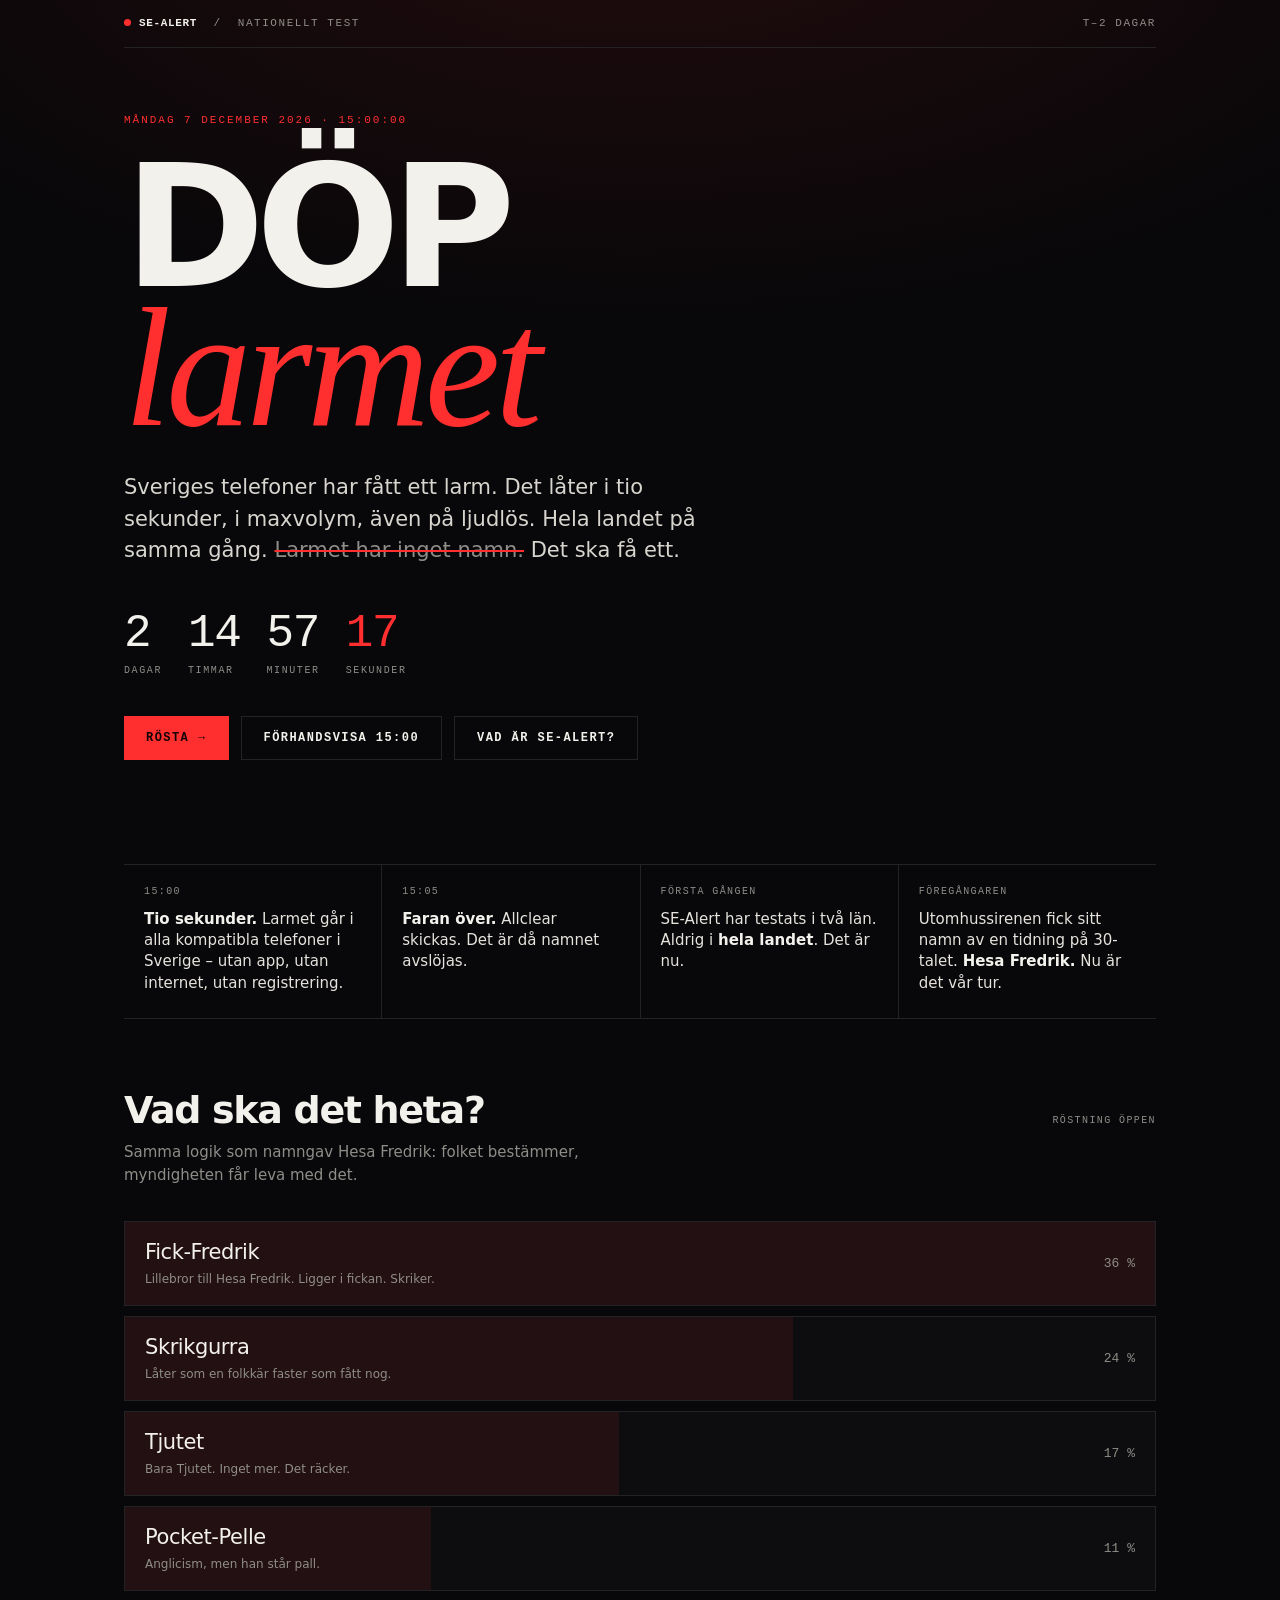
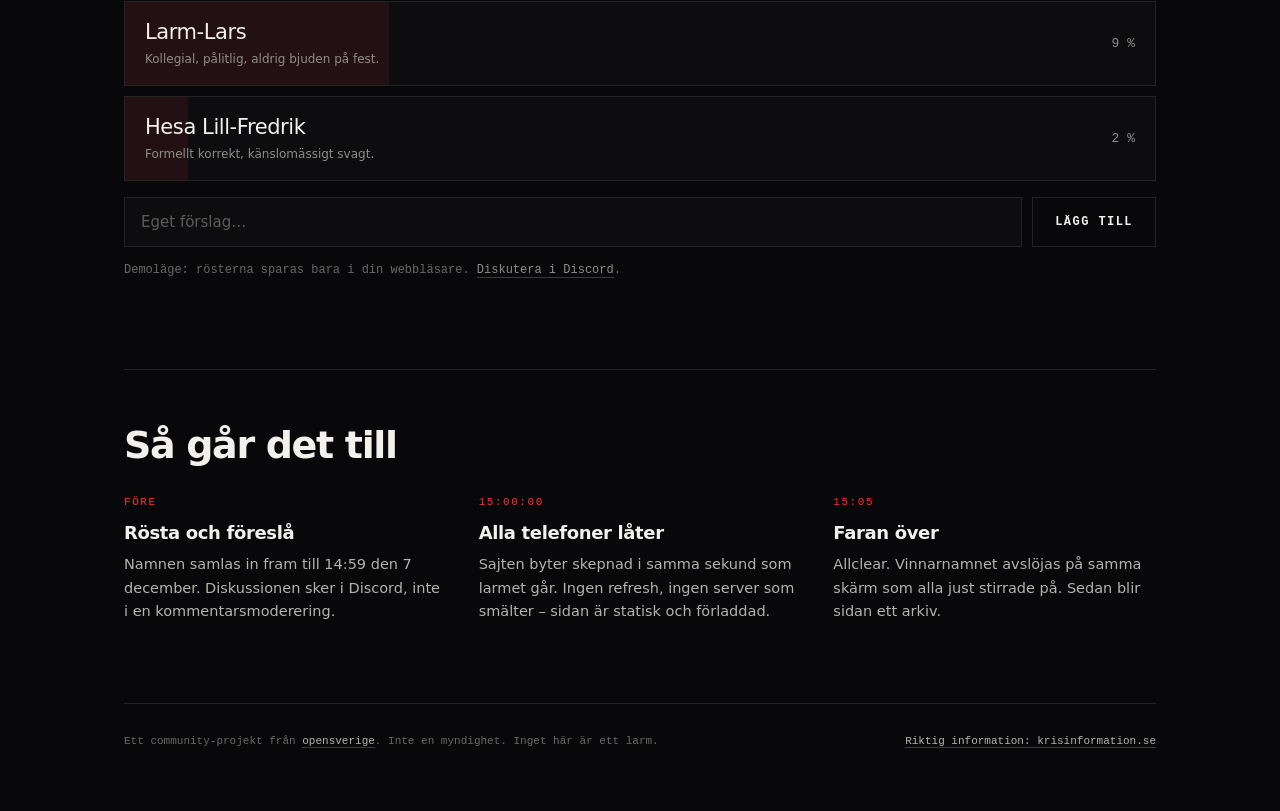
<file: index.html>
<!doctype html>
<html lang="sv">
<head>
<meta charset="utf-8">
<meta name="viewport" content="width=device-width, initial-scale=1">
<title>Döp larmet — Sveriges telefoner får ett namn</title>
<meta name="description" content="7 december 15:00 larmar varje telefon i Sverige samtidigt. Larmet har inget namn. Rösta på vad det ska heta.">
<meta name="theme-color" content="#08080a">
<meta property="og:title" content="Döp larmet">
<meta property="og:description" content="7 december 15:00 larmar varje telefon i Sverige. Larmet har inget namn. Det ska få ett.">
<meta property="og:type" content="website">
<meta property="og:url" content="https://doplarmet.se/">
<meta property="og:image" content="https://doplarmet.se/assets/og.png">
<meta property="og:image:width" content="1200">
<meta property="og:image:height" content="630">
<meta name="twitter:card" content="summary_large_image">
<link rel="stylesheet" href="assets/style.css">
<link rel="icon" href="data:image/svg+xml,<svg xmlns='http://www.w3.org/2000/svg' viewBox='0 0 32 32'><rect width='32' height='32' fill='%2308080a'/><circle cx='16' cy='16' r='7' fill='%23ff2f2f'/></svg>">
</head>
<body data-act="poll">

<a class="skip" href="#poll">Hoppa till röstningen</a>

<div class="wrap">
  <div class="top">
    <span><span class="dot" aria-hidden="true"></span><b>SE-ALERT</b> &nbsp;/&nbsp; nationellt test</span>
    <span id="topcount" class="mono">T–12 dagar</span>
  </div>
</div>

<!-- ============================== POLL ============================== -->
<main class="wrap act-poll" id="main">
  <section class="hero">
    <p class="kicker">Måndag 7 december 2026 · 15:00:00</p>
    <h1>DÖP<br><em>larmet</em></h1>
    <p class="lede">
      Sveriges telefoner har fått ett larm. Det låter i tio sekunder, i maxvolym,
      även på ljudlös. Hela landet på samma gång.
      <s>Larmet har inget namn.</s> Det ska få ett.
    </p>

    <div class="count" role="timer" aria-label="Tid till larmet">
      <div class="cell"><div class="n" id="cd-d">12</div><div class="l">dagar</div></div>
      <div class="cell"><div class="n" id="cd-h">04</div><div class="l">timmar</div></div>
      <div class="cell"><div class="n" id="cd-m">12</div><div class="l">minuter</div></div>
      <div class="cell"><div class="n" id="cd-s">00</div><div class="l">sekunder</div></div>
    </div>

    <div class="cta">
      <a class="btn" href="#poll">Rösta →</a>
      <button class="btn ghost" id="demoBtn" type="button" hidden>Förhandsvisa 15:00</button>
      <a class="btn ghost" href="https://www.krisinformation.se" target="_blank" rel="noopener">Vad är SE-Alert?</a>
    </div>
  </section>

  <div class="facts">
    <div class="fact"><div class="k">15:00</div><div class="v"><b>Tio sekunder.</b> Larmet går i alla kompatibla telefoner i Sverige – utan app, utan internet, utan registrering.</div></div>
    <div class="fact"><div class="k">15:05</div><div class="v"><b>Faran över.</b> Allclear skickas. Det är då namnet avslöjas.</div></div>
    <div class="fact"><div class="k">Första gången</div><div class="v">SE-Alert har testats i två län. Aldrig i <b>hela landet</b>. Det är nu.</div></div>
    <div class="fact"><div class="k">Föregångaren</div><div class="v">Utomhussirenen fick sitt namn av en tidning på 30-talet. <b>Hesa Fredrik.</b> Nu är det vår tur.</div></div>
  </div>

  <section class="poll" id="poll">
    <div class="head">
      <h2>Vad ska det heta?</h2>
      <span class="tag mono" id="pollStatus">röstning öppen</span>
    </div>
    <p class="sub">Samma logik som namngav Hesa Fredrik: folket bestämmer, myndigheten får leva med det.</p>

    <div class="board" id="board" aria-live="polite"></div>

    <form class="suggest" id="suggestForm">
      <label class="visually-hidden" for="suggestInput">Eget förslag</label>
      <input id="suggestInput" maxlength="28" placeholder="Eget förslag…" autocomplete="off">
      <button class="btn ghost" type="submit">Lägg till</button>
    </form>
    <p class="note mono" id="note"></p>
  </section>

  <section class="how">
    <div class="head"><h2>Så går det till</h2></div>
    <ol class="steps">
      <li class="step">
        <div class="t mono">FÖRE</div>
        <h3>Rösta och föreslå</h3>
        <p>Namnen samlas in fram till 14:59 den 7 december. Diskussionen sker i Discord, inte i en kommentarsmoderering.</p>
      </li>
      <li class="step">
        <div class="t mono">15:00:00</div>
        <h3>Alla telefoner låter</h3>
        <p>Sajten byter skepnad i samma sekund som larmet går. Ingen refresh, ingen server som smälter – sidan är statisk och förladdad.</p>
      </li>
      <li class="step">
        <div class="t mono">15:05</div>
        <h3>Faran över</h3>
        <p>Allclear. Vinnarnamnet avslöjas på samma skärm som alla just stirrade på. Sedan blir sidan ett arkiv.</p>
      </li>
    </ol>
  </section>
</main>

<!-- ============================== CLEAR ============================== -->
<main class="wrap act-clear">
  <section class="hero">
    <p class="kicker" id="clearKicker">15:05 · FARAN ÖVER</p>
    <h1 class="clear-title">Faran<br><em>över</em></h1>
    <p class="lede">Sveriges telefoner har tystnat. Inget hände. Det var meningen.</p>
  </section>

  <section class="result">
    <div class="head">
      <h2>Larmet heter</h2>
      <span class="tag mono" id="resultMeta">—</span>
    </div>
    <p class="winner" id="winner">—</p>
    <p class="sub" id="winnerSub">
      Ett smeknamn, inte ett beslut. Det officiella namnet är SE-Alert och det bestämmer myndigheterna.
      Men Hesa Fredrik bestämde ingen myndighet heller.
    </p>
    <div class="cta">
      <button class="btn" id="shareBtn" type="button">Dela</button>
      <a class="btn ghost" href="https://www.krisinformation.se" target="_blank" rel="noopener">Krisinformation.se</a>
    </div>
  </section>

  <section class="how">
    <div class="head"><h2>Vad hände?</h2></div>
    <ol class="steps">
      <li class="step">
        <div class="t mono">15:00</div>
        <h3>Larmet</h3>
        <p>SE-Alert – cell broadcast – skickade ett test till alla kompatibla telefoner i Sverige. Tio sekunder, maxvolym, även på ljudlös.</p>
      </li>
      <li class="step">
        <div class="t mono">15:05</div>
        <h3>Allclearet</h3>
        <p>"Faran över". Alla tittade på sina telefoner, och det fanns ingenting att göra med det.</p>
      </li>
      <li class="step">
        <div class="t mono">NU</div>
        <h3>Namnet</h3>
        <p>Ett skämt som blev en omröstning. Nästa gång larmet går är det fler som vet vad de ska kalla det.</p>
      </li>
    </ol>
  </section>
</main>

<!-- ============================== ALARM OVERLAY ============================== -->
<div id="alarm" class="alarm" role="dialog" aria-modal="true" aria-labelledby="alarmH" hidden>
  <div class="alarm-inner">
    <p class="alarm-tag mono"><span class="dot" aria-hidden="true"></span>SE-ALERT · NATIONELLT TEST</p>
    <h2 class="alarm-h" id="alarmH">Viktigt meddelande<br>till allmänheten</h2>
    <p class="alarm-b">
      Detta är ett test av Sveriges nya varningslarm. Ingen fara föreligger.
      <em>This is a test of the Swedish public warning system. No danger.</em>
    </p>
    <div class="alarm-count mono" id="alarmCount" aria-live="off">05:00</div>
    <p class="alarm-foot mono">till ”Faran över” · namnet avslöjas då</p>
  </div>
</div>

<!-- ============================== FOOTER ============================== -->
<div class="wrap">
  <footer>
    <span>Ett community-projekt från <a href="https://opensverige.se" target="_blank" rel="noopener">opensverige</a>. Inte en myndighet. Inget här är ett larm.</span>
    <span><a href="https://www.krisinformation.se" target="_blank" rel="noopener">Riktig information: krisinformation.se</a></span>
  </footer>
</div>

<script src="assets/config.js"></script>
<script src="assets/candidates.js"></script>
<script src="assets/tally.js"></script>
<script src="assets/app.js"></script>
</body>
</html>
</file>
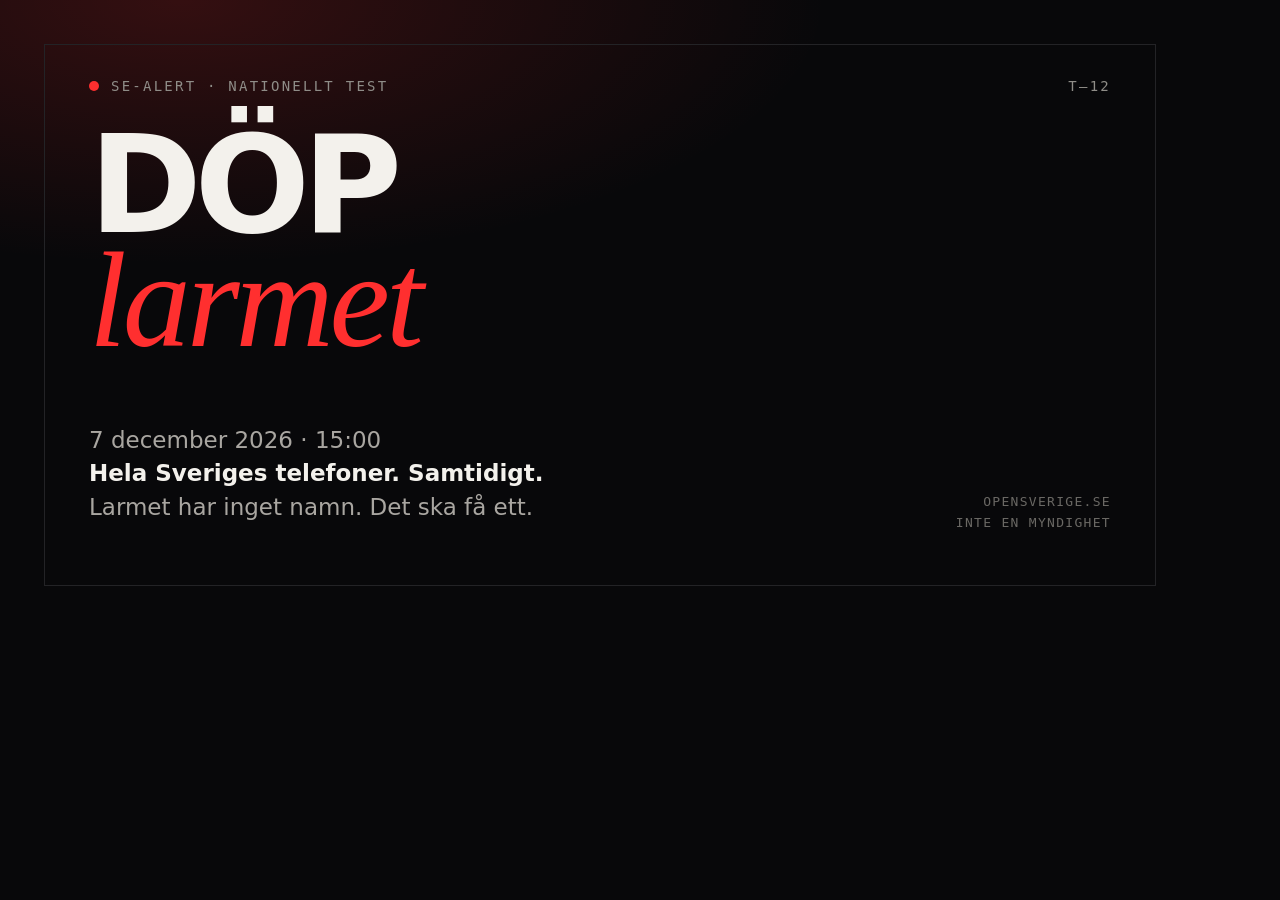
<file: tools/og-card.html>
<!doctype html>
<html lang="sv">
<head>
<meta charset="utf-8">
<title>og-kort</title>
<style>
  html,body{margin:0;padding:0}
  body{
    width:1200px;height:630px;background:#08080a;color:#f3f1ec;
    font-family:-apple-system,BlinkMacSystemFont,"Helvetica Neue",Inter,system-ui,sans-serif;
    -webkit-font-smoothing:antialiased;position:relative;overflow:hidden;
  }
  .glow{position:absolute;inset:0;background:radial-gradient(90% 70% at 15% 0%,rgba(255,47,47,.18),transparent 60%)}
  .frame{
    position:absolute;inset:44px;border:1px solid #232326;
    padding:34px 44px 38px;display:flex;flex-direction:column;justify-content:space-between;
  }
  .top{display:flex;justify-content:space-between;align-items:center;
    font:500 14px/1 ui-monospace,Menlo,monospace;letter-spacing:.16em;text-transform:uppercase;color:#8f8d88}
  .dot{width:10px;height:10px;border-radius:50%;background:#ff2f2f;display:inline-block;margin-right:12px}
  h1{font-size:136px;line-height:.84;letter-spacing:-.055em;font-weight:600;margin:0 0 8px}
  h1 em{font-family:Georgia,serif;font-style:italic;font-weight:400;color:#ff2f2f;letter-spacing:-.03em}
  .bottom{display:flex;justify-content:space-between;align-items:flex-end;gap:40px}
  .claim{font-size:23px;line-height:1.45;color:#a9a6a1;max-width:600px}
  .claim b{color:#f3f1ec;font-weight:600}
  .stamp{font:500 13px/1.6 ui-monospace,Menlo,monospace;color:#6a6864;letter-spacing:.1em;text-align:right;text-transform:uppercase;white-space:nowrap}
</style>
</head>
<body>
  <div class="glow"></div>
  <div class="frame">
    <div class="top">
      <span><span class="dot"></span>SE-ALERT · NATIONELLT TEST</span>
      <span>T–12</span>
    </div>
    <h1>DÖP<br><em>larmet</em></h1>
    <div class="bottom">
      <p class="claim">7 december 2026 · 15:00<br><b>Hela Sveriges telefoner. Samtidigt.</b><br>Larmet har inget namn. Det ska få ett.</p>
      <p class="stamp">opensverige.se<br>inte en myndighet</p>
    </div>
  </div>
</body>
</html>
</file>
<file: assets/style.css>
/* ==========================================================================
   Döp larmet — assets/style.css
   En statisk sida i tre akter. Inga beroenden.
   ========================================================================== */

:root{
  --bg:#08080a;
  --bg-raised:#0d0d0f;
  --fg:#f3f1ec;
  --fg-soft:#d8d5cf;
  --dim:#8f8d88;
  --dim-2:#6a6864;
  --line:#232326;
  --line-hi:#3a3a3e;
  --red:#ff2f2f;
  --red-ink:#120404;
  --mono:ui-monospace,SFMono-Regular,"SF Mono",Menlo,monospace;
  --sans:-apple-system,BlinkMacSystemFont,"Helvetica Neue",Inter,system-ui,sans-serif;
  --pad:24px;
  --maxw:1080px;
}

*{box-sizing:border-box;margin:0;padding:0}
[hidden]{display:none!important}
html{-webkit-text-size-adjust:100%;scroll-behavior:smooth}
@media (prefers-reduced-motion:reduce){html{scroll-behavior:auto}}

body{
  background:var(--bg);
  color:var(--fg);
  font-family:var(--sans);
  -webkit-font-smoothing:antialiased;
  overflow-x:hidden;
}
body::before{
  content:"";
  position:fixed;inset:0;pointer-events:none;z-index:0;
  background:radial-gradient(120% 80% at 50% -10%,rgba(255,47,47,.10),transparent 60%);
}

.wrap{max-width:var(--maxw);margin:0 auto;padding:0 var(--pad);position:relative;z-index:2}

.mono{font-family:var(--mono)}
.visually-hidden{
  position:absolute;width:1px;height:1px;overflow:hidden;
  clip:rect(0 0 0 0);clip-path:inset(50%);white-space:nowrap;
}
.skip{
  position:absolute;left:-9999px;top:0;z-index:200;
  background:var(--red);color:var(--red-ink);padding:12px 18px;
  font:600 12px/1 var(--mono);letter-spacing:.1em;text-transform:uppercase;
}
.skip:focus{left:12px;top:12px}

/* ---------- topbar ---------- */
.top{
  display:flex;justify-content:space-between;align-items:center;gap:16px;
  flex-wrap:wrap;
  padding:18px 0;border-bottom:1px solid var(--line);
  font:500 11px/1 var(--mono);letter-spacing:.14em;text-transform:uppercase;
  color:var(--dim);
}
.top b{color:var(--fg);letter-spacing:.06em}
.dot{
  width:7px;height:7px;border-radius:50%;background:var(--red);
  display:inline-block;margin-right:8px;
  animation:pulse 2.4s infinite;
}
@keyframes pulse{
  0%{box-shadow:0 0 0 0 rgba(255,47,47,.7)}
  70%{box-shadow:0 0 0 9px rgba(255,47,47,0)}
  100%{box-shadow:0 0 0 0 rgba(255,47,47,0)}
}

/* ---------- hero ---------- */
.hero{padding:64px 0 48px}
.kicker{
  font:500 11px/1.6 var(--mono);letter-spacing:.18em;text-transform:uppercase;
  color:var(--red);margin-bottom:28px;
}
h1{
  font-size:clamp(56px,15vw,170px);line-height:.82;
  letter-spacing:-.055em;font-weight:600;
}
h1 em{
  font-family:Georgia,"Times New Roman",serif;font-style:italic;font-weight:400;
  letter-spacing:-.03em;color:var(--red);
}
.lede{
  max-width:44ch;margin-top:34px;
  font-size:clamp(17px,2.1vw,21px);line-height:1.5;color:var(--fg-soft);
}
.lede s{color:var(--dim);text-decoration-color:var(--red)}

.cta{display:flex;gap:12px;flex-wrap:wrap;margin-top:40px}

/* ---------- countdown ---------- */
.count{display:flex;gap:26px;margin-top:44px;flex-wrap:wrap}
.cell .n{
  font:500 clamp(30px,4.6vw,46px)/1 var(--mono);letter-spacing:-.03em;
  font-variant-numeric:tabular-nums;
}
.cell .l{
  font:500 10px/1 var(--mono);letter-spacing:.16em;text-transform:uppercase;
  color:var(--dim);margin-top:9px;
}
.cell:last-child .n{color:var(--red)}

/* ---------- facts ---------- */
.facts{
  border-top:1px solid var(--line);border-bottom:1px solid var(--line);
  display:grid;grid-template-columns:repeat(4,1fr);gap:1px;
  background:var(--line);margin-top:56px;
}
.fact{background:var(--bg);padding:22px 20px 24px}
.fact .k{
  font:500 10px/1 var(--mono);letter-spacing:.14em;text-transform:uppercase;
  color:var(--dim);margin-bottom:12px;
}
.fact .v{font-size:15px;line-height:1.42;color:#e6e3dd}
.fact .v b{color:var(--fg);font-weight:600}

/* ---------- shared section bits ---------- */
section.poll{padding:72px 0 40px}
.head{
  display:flex;align-items:baseline;justify-content:space-between;
  gap:20px;flex-wrap:wrap;margin-bottom:10px;
}
h2{font-size:clamp(26px,4vw,38px);letter-spacing:-.035em;font-weight:600;line-height:1.05}
.head .tag{
  font:500 10px/1 var(--mono);letter-spacing:.14em;text-transform:uppercase;
  color:var(--dim);
}
.sub{
  color:var(--dim);font-size:15px;line-height:1.55;
  max-width:52ch;margin-bottom:34px;
}

/* ---------- buttons ---------- */
.btn{
  display:inline-flex;align-items:center;justify-content:center;
  background:var(--red);color:var(--red-ink);border:0;
  padding:15px 22px;font:600 12px/1 var(--mono);letter-spacing:.12em;
  text-transform:uppercase;text-decoration:none;cursor:pointer;
  transition:transform .12s,background .18s,border-color .18s;
}
.btn:hover{background:#ff4b4b}
.btn:active{transform:translateY(1px)}
.btn:focus-visible{outline:2px solid var(--fg);outline-offset:3px}
.btn.ghost{
  background:transparent;color:var(--fg);border:1px solid var(--line);
}
.btn.ghost:hover{border-color:var(--line-hi);background:#111113}

/* ---------- poll board ---------- */
.board{display:grid;gap:10px}
.opt{
  position:relative;display:grid;grid-template-columns:1fr auto;
  align-items:center;gap:16px;padding:18px 20px;
  border:1px solid var(--line);background:var(--bg-raised);
  cursor:pointer;overflow:hidden;text-align:left;
  font:inherit;color:inherit;width:100%;
  transition:border-color .18s,background .18s;
}
.opt:hover{border-color:var(--line-hi);background:#111113}
.opt:focus-visible{outline:2px solid var(--red);outline-offset:2px}
.opt .bar{
  position:absolute;left:0;top:0;bottom:0;width:0;
  background:rgba(255,47,47,.09);
  transition:width .6s cubic-bezier(.2,.8,.2,1);
}
.opt .name{
  position:relative;font-size:clamp(17px,2.4vw,21px);
  letter-spacing:-.02em;line-height:1.2;
}
.opt .name small{
  display:block;font:400 12px/1.4 var(--sans);
  letter-spacing:0;color:var(--dim);margin-top:5px;
}
.opt .pct{
  position:relative;font:500 13px/1 var(--mono);color:var(--dim);
  font-variant-numeric:tabular-nums;min-width:64px;text-align:right;
}
.opt.mine{border-color:var(--red);background:#120c0c}
.opt.mine .pct{color:var(--red)}
.opt.mine .name::after{
  content:"din röst";
  font:500 9px/1 var(--mono);letter-spacing:.1em;text-transform:uppercase;
  color:var(--red);margin-left:8px;vertical-align:middle;
}
.opt.locked{cursor:default}
.opt.locked:hover{border-color:var(--line);background:var(--bg-raised)}

/* ---------- suggest ---------- */
.suggest{display:flex;gap:10px;margin-top:16px;flex-wrap:wrap}
.suggest input{
  flex:1 1 240px;background:var(--bg-raised);border:1px solid var(--line);
  color:var(--fg);padding:15px 16px;font:400 15px var(--sans);border-radius:0;
}
.suggest input::placeholder{color:#5d5b58}
.suggest input:focus{outline:none;border-color:var(--line-hi)}
.note{font:400 12px/1.6 var(--mono);color:var(--dim-2);margin-top:14px}
.note a{color:var(--dim);border-bottom:1px solid var(--line-hi);text-decoration:none}

.own-suggestions{margin-top:4px}
.chip{
  display:inline-block;padding:4px 9px;margin:4px 4px 0 0;
  border:1px solid var(--line-hi);color:var(--fg-soft);
  font:500 11px/1.4 var(--mono);letter-spacing:.02em;
}

/* ---------- how ---------- */
section.how{padding:56px 0 80px;border-top:1px solid var(--line);margin-top:48px}
.steps{
  display:grid;grid-template-columns:repeat(3,1fr);gap:32px;
  margin-top:32px;list-style:none;
}
.step .t{
  font:500 11px/1 var(--mono);letter-spacing:.14em;
  color:var(--red);margin-bottom:14px;
}
.step h3{font-size:18px;letter-spacing:-.02em;margin-bottom:10px;font-weight:600}
.step p{font-size:14.5px;line-height:1.6;color:#b6b3ad}

/* ---------- footer ---------- */
footer{
  border-top:1px solid var(--line);padding:28px 0 60px;
  display:flex;justify-content:space-between;gap:18px;flex-wrap:wrap;
  font:400 11px/1.7 var(--mono);color:var(--dim-2);
}
footer a{color:#b6b3ad;text-decoration:none;border-bottom:1px solid var(--line-hi)}

/* ==========================================================================
   AKT 2 — LARMET
   ========================================================================== */
.alarm{
  position:fixed;inset:0;z-index:100;
  display:flex;align-items:center;justify-content:center;
  background:#0a0000;padding:32px;text-align:left;
}
.alarm[hidden]{display:none}
.alarm::before{
  content:"";position:absolute;inset:0;pointer-events:none;
  background:radial-gradient(80% 60% at 50% 50%,rgba(255,47,47,.22),transparent 70%);
  animation:throb 1.1s infinite alternate;
}
@keyframes throb{from{opacity:.5}to{opacity:1}}
.alarm-inner{max-width:760px;width:100%;position:relative}
.alarm-tag{
  font:600 11px/1 var(--mono);letter-spacing:.2em;
  color:var(--red);margin-bottom:26px;text-transform:uppercase;
}
.alarm-h{
  font-size:clamp(28px,5.2vw,52px);line-height:1.02;
  letter-spacing:-.035em;font-weight:600;margin-bottom:20px;
}
.alarm-b{
  font-size:clamp(15px,2.1vw,19px);line-height:1.55;
  color:#e0d8d6;max-width:56ch;
}
.alarm-b em{
  color:var(--dim);font-style:normal;display:block;
  margin-top:10px;font-size:.86em;
}
.alarm-count{
  margin-top:40px;font:500 clamp(40px,7vw,72px)/1 var(--mono);
  letter-spacing:-.04em;font-variant-numeric:tabular-nums;color:var(--red);
}
.alarm-foot{
  font:500 10px/1 var(--mono);letter-spacing:.16em;
  color:var(--dim);margin-top:16px;text-transform:uppercase;
}

/* ==========================================================================
   AKT 3 — FARAN ÖVER
   ========================================================================== */
.clear-title{font-size:clamp(48px,13vw,150px)}
.result{padding:8px 0 40px}
.winner{
  font-size:clamp(40px,9vw,96px);line-height:.95;
  letter-spacing:-.05em;font-weight:600;color:var(--red);
  margin:8px 0 24px;word-break:break-word;
}
.result .sub{margin-bottom:28px}

/* ==========================================================================
   AKTER
   ========================================================================== */
.act-clear{display:none}
body[data-act="clear"] .act-poll,
body[data-act="clear"] #main,
body[data-act="archive"] #main{display:none}
body[data-act="clear"] .act-clear,
body[data-act="archive"] .act-clear{display:block}
body[data-act="archive"] .act-poll{display:none}

/* Låst röstning när klockan passerat */
body[data-act="locked"] .suggest,
body[data-act="locked"] .opt{pointer-events:none}

/* ==========================================================================
   RESPONSIVT
   ========================================================================== */
@media (max-width:760px){
  .facts{grid-template-columns:repeat(2,1fr)}
  .steps{grid-template-columns:1fr;gap:26px}
  .hero{padding:44px 0 36px}
  .count{gap:20px}
  .lede{margin-top:26px}
}

@media (prefers-reduced-motion:reduce){
  *{animation:none!important;transition:none!important}
}
</file>
